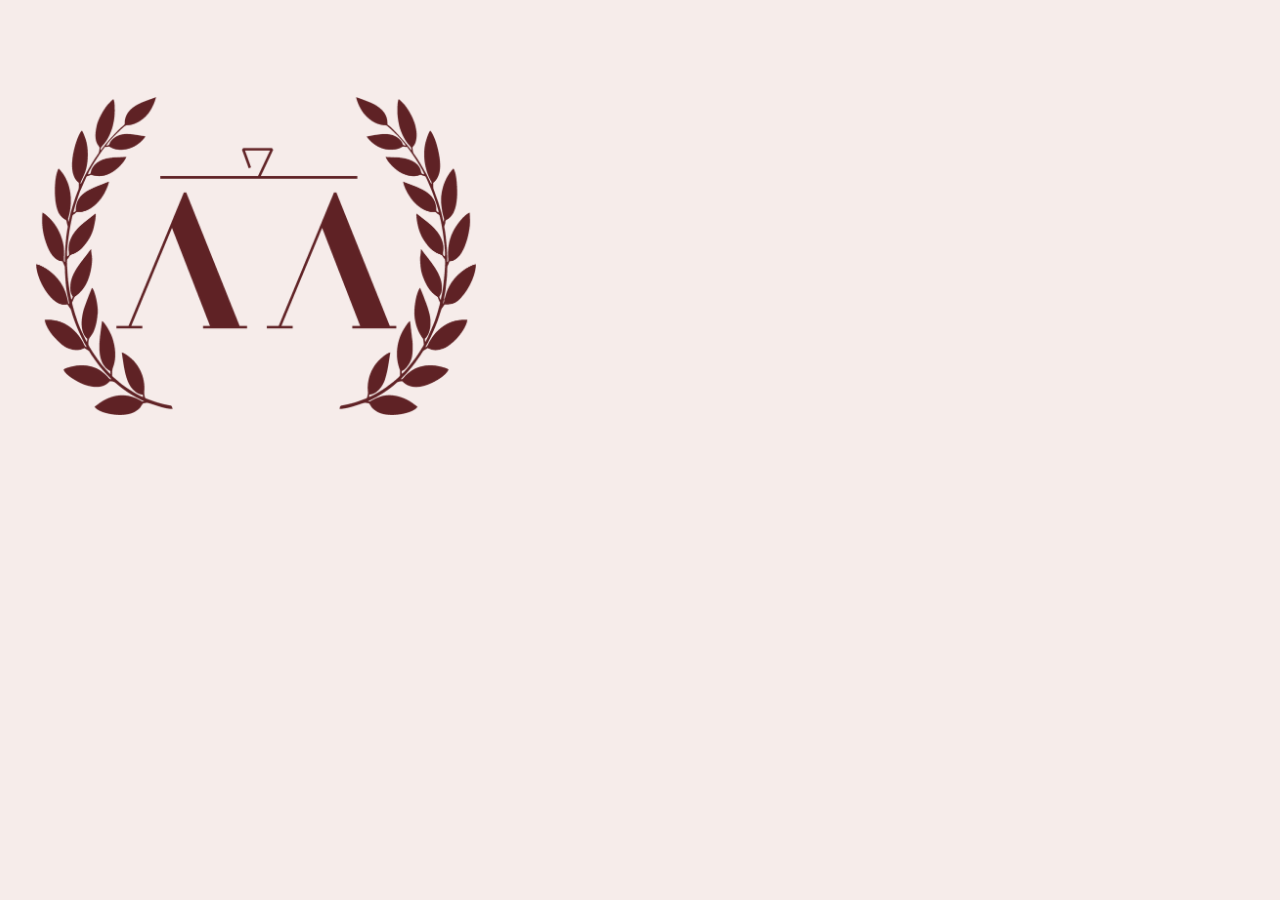
<file: _scripts/favicon.html>
<!DOCTYPE html><html><head><meta charset="utf-8">
<!-- Favicon 512×512: logo bordó original sobre crema claro. python render_png.py _scripts/favicon.html favicon.png --size 512x512 -->
<style>html,body{margin:0;width:512px;height:512px;background:#F6ECEA}body{display:grid;place-items:center}img{width:440px}</style>
</head><body><img src="../img/logo.png" alt=""></body></html>
</file>
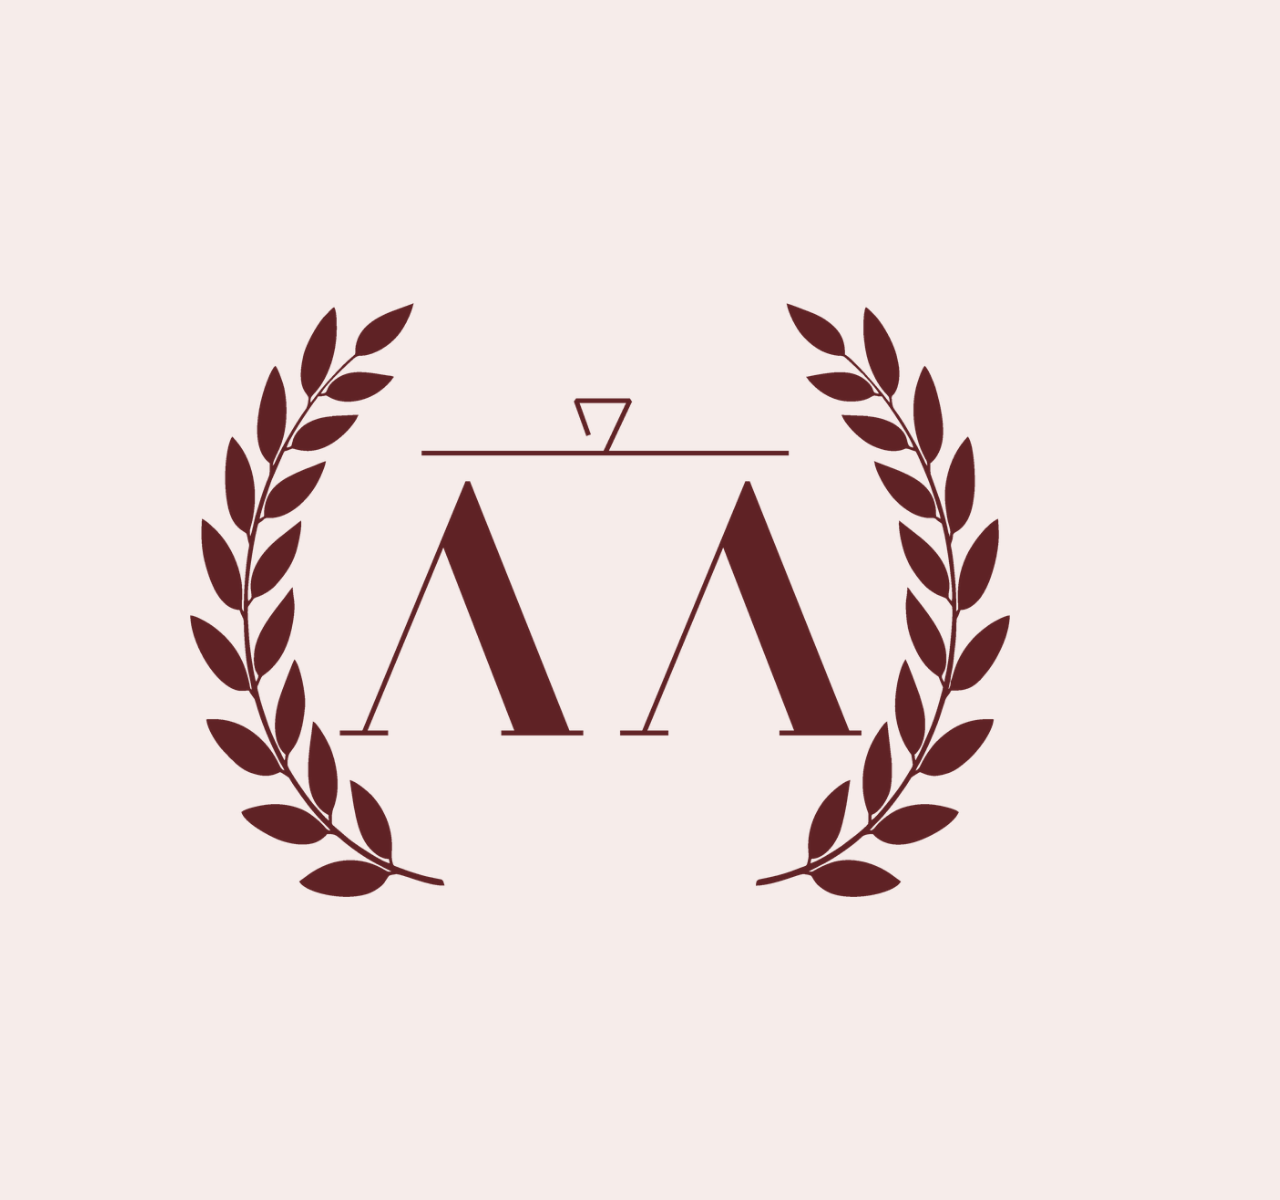
<file: _scripts/og.html>
<!DOCTYPE html><html><head><meta charset="utf-8">
<!-- OG 1200×1200 cuadrado, claro: logo bordó original sin texto. python render_png.py _scripts/og.html og.png --size 1200x1200 -->
<style>html,body{margin:0;width:1200px;height:1200px;background:#F6ECEA}body{display:grid;place-items:center}img{width:820px}</style>
</head><body><img src="../img/logo.png" alt=""></body></html>
</file>
